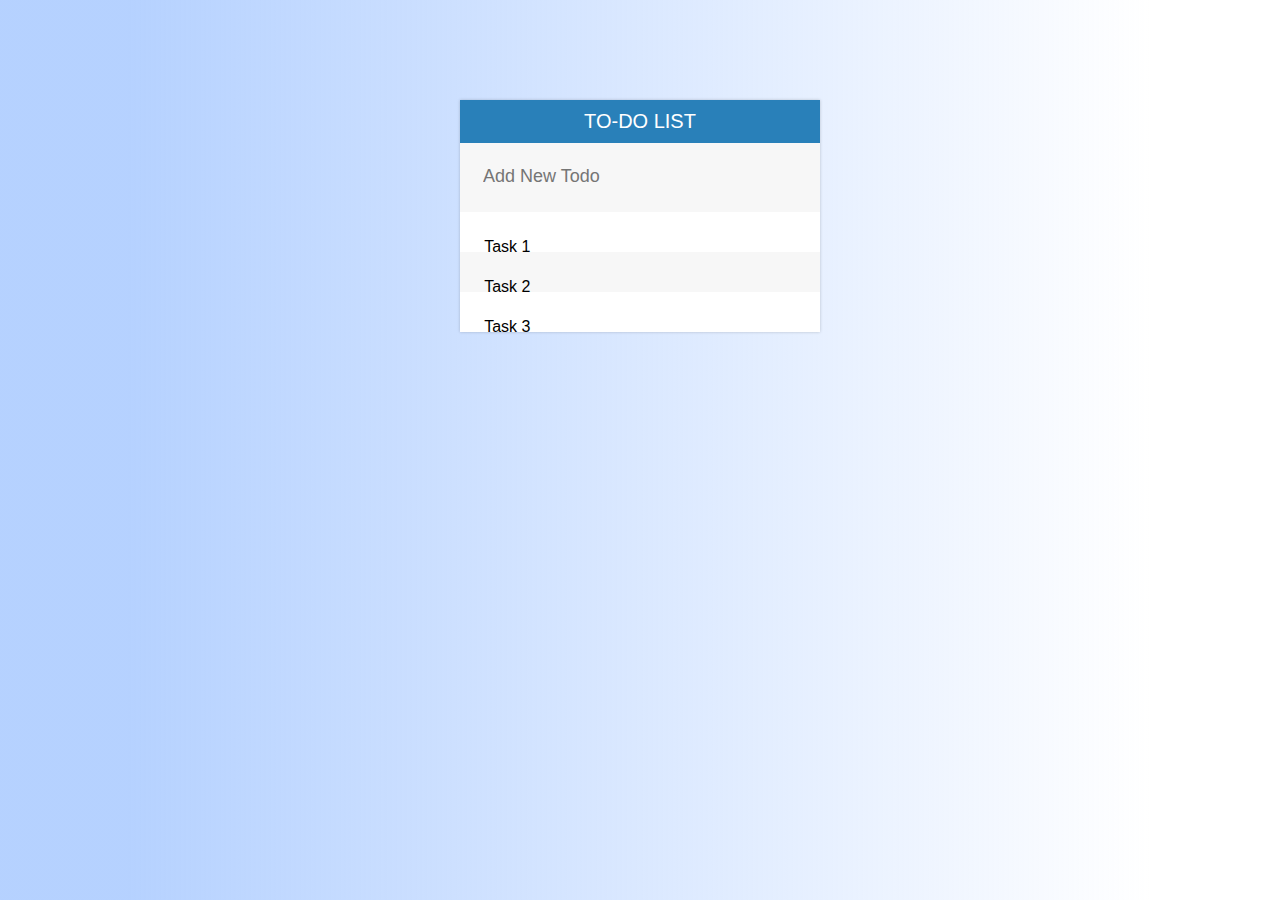
<file: Advanced Todo List/advanced todo list.html>
<!DOCTYPE html>
<html>
<head>
	<title>Advanced ToDo List</title>
	<link rel="stylesheet" type="text/css" href="advanced todo list.css">
	<link rel="stylesheet" href="https://use.fontawesome.com/releases/v5.0.12/css/all.css" integrity="sha384-G0fIWCsCzJIMAVNQPfjH08cyYaUtMwjJwqiRKxxE/rx96Uroj1BtIQ6MLJuheaO9" crossorigin="anonymous">
	<script src="https://code.jquery.com/jquery-3.3.1.min.js" integrity="sha256-FgpCb/KJQlLNfOu91ta32o/NMZxltwRo8QtmkMRdAu8=" crossorigin="anonymous"></script>
</head>
<body>

	<div id="container">
		<h1>To-Do List <i class="fas fa-plus"></i></h1>
		<input type="text" placeholder="Add New Todo">

		<ul>
			<li><span><i class="fas fa-minus-circle"></i></span> Task 1</li>
			<li><span><i class="fas fa-minus-circle"></i></span> Task 2</li>
			<li><span><i class="fas fa-minus-circle"></i></span> Task 3</li>
		</ul>
	</div>

	<script type="text/javascript" src="advanced todo list.js"></script>
</body>
</html>
</file>
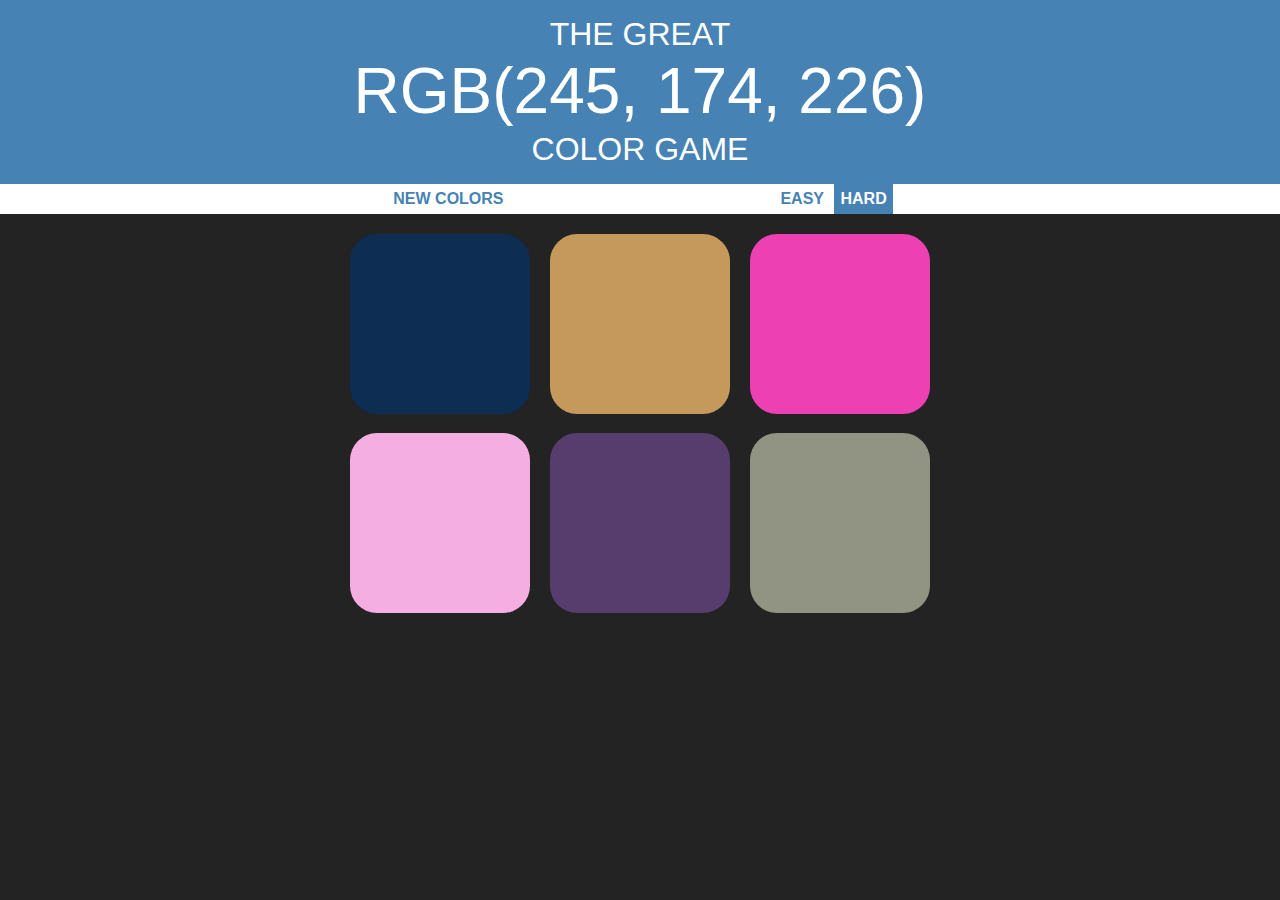
<file: Color Picker Game/rgb guessing game.html>
<!DOCTYPE html>
<html>
<head>
	<title>RGB Guessing Game</title>
	<link rel="stylesheet" type="text/css" href="rgb guessing game.css">
</head>
<body>
	<h1>The Great 
	<br>
	<span id="rightColor"></span>
	<br>
	Color Game
	</h1>

	<div id="stripe">
		<button id="resetButton">New Colors</button>
		<span id="msg"></span>
		<button id="easyBtn">Easy</button>
		<button id="hardBtn" class="selected">Hard</button>
	</div>

	<div id="container">
		<div class="square"> </div>
		<div class="square"> </div>
		<div class="square"> </div>
		<div class="square"> </div>
		<div class="square"> </div>
		<div class="square"> </div>
	</div>

	<script type="text/javascript" src="rgb guessing game.js"></script>
</body>
</html>
</file>
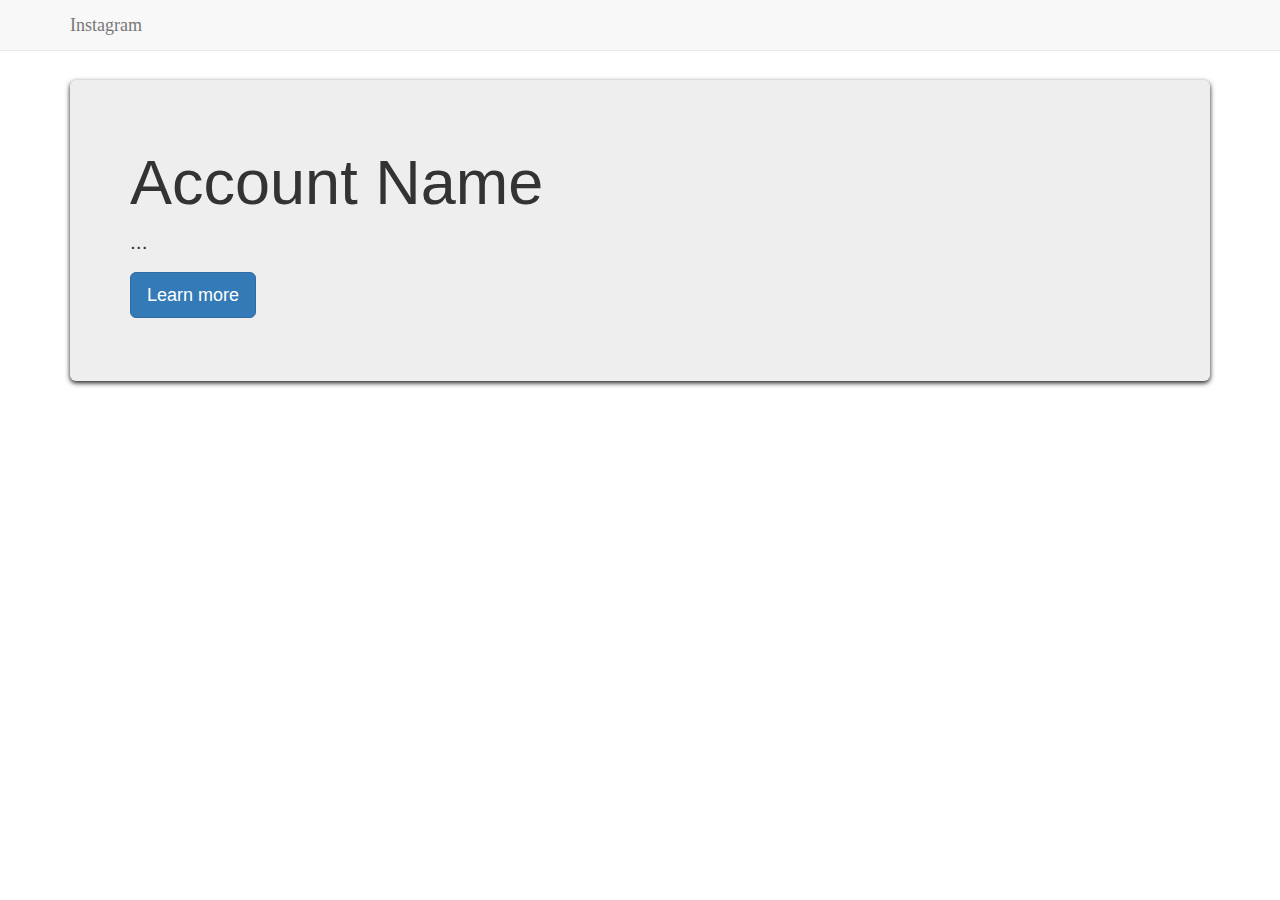
<file: Instagram Nightmode/homePage.html>
<!DOCTYPE html>
<html>
<head>
	<title>Instagram Night Mode</title>
	<link rel="stylesheet" type="text/css" href="nightmode.css">
	<link rel="stylesheet" href="https://maxcdn.bootstrapcdn.com/bootstrap/3.3.7/css/bootstrap.min.css" integrity="sha384-BVYiiSIFeK1dGmJRAkycuHAHRg32OmUcww7on3RYdg4Va+PmSTsz/K68vbdEjh4u" crossorigin="anonymous">
	<script src="https://maxcdn.bootstrapcdn.com/bootstrap/3.3.7/js/bootstrap.min.js" integrity="sha384-Tc5IQib027qvyjSMfHjOMaLkfuWVxZxUPnCJA7l2mCWNIpG9mGCD8wGNIcPD7Txa" crossorigin="anonymous"></script>
</head>
<body>
	<nav class="navbar navbar-default navbar-fixed-top">
	  <div class="container">
	    <!-- Brand and toggle get grouped for better mobile display -->
	    <div class="navbar-header">
	      <button type="button" class="navbar-toggle collapsed" data-toggle="collapse" data-target="#bs-example-navbar-collapse-1" aria-expanded="false">
	        <span class="sr-only">Toggle navigation</span>
	        <span class="icon-bar"></span>
	        <span class="icon-bar"></span>
	        <span class="icon-bar"></span>
	      </button>
	      <a class="navbar-brand" href="#">Instagram</a>
	    </div>
	  </div>
	</nav>
	<div class="container">
		<div class="jumbotron">
			<h1>Account Name</h1>
			<p>...</p>
			<p><a class="btn btn-primary btn-lg" href="#" role="button">Learn more</a></p>
		</div>
	</div>
</body>
</html>
</file>
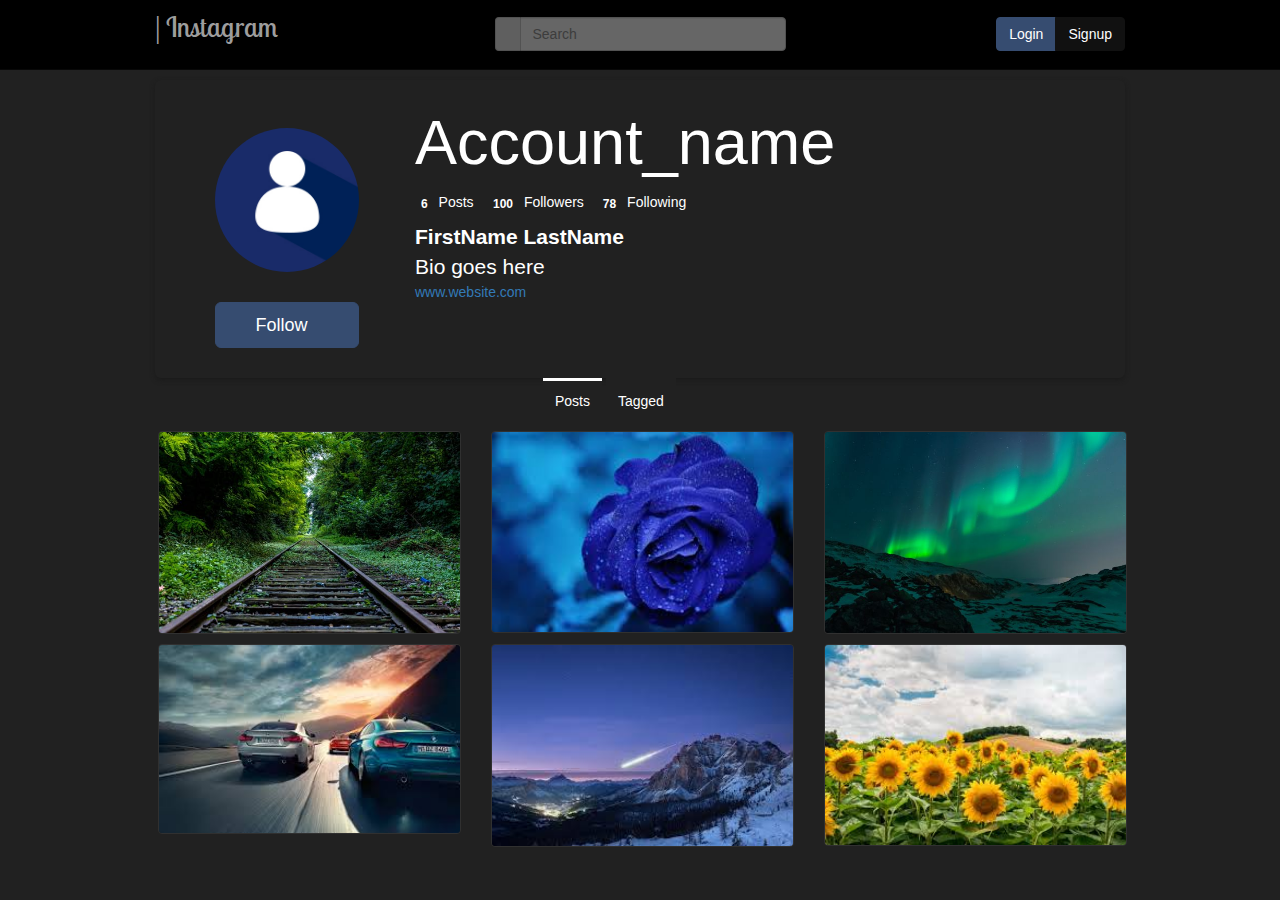
<file: Instagram Nightmode/Instagram Night Mode.html>
<!DOCTYPE html>
<html>
<head>
	<title>Instagram Night Mode</title>
	<link rel="stylesheet" type="text/css" href="bootstrap.css">
	<link rel="stylesheet" type="text/css" href="nightmode.css">
	<link rel="stylesheet" href="https://use.fontawesome.com/releases/v5.2.0/css/all.css" integrity="sha384-hWVjflwFxL6sNzntih27bfxkr27PmbbK/iSvJ+a4+0owXq79v+lsFkW54bOGbiDQ" crossorigin="anonymous">
	<link href="https://fonts.googleapis.com/css?family=Lobster+Two" rel="stylesheet">
</head>
<body>
	<nav class="navbar navbar-inverse navbar-fixed-top">
	  <div class="container">
	    <!-- Brand and toggle get grouped for better mobile display -->
	    <div class="navbar-header">
	        <button type="button" class="navbar-toggle collapsed" data-toggle="collapse" data-target="#bs-example-navbar-collapse-1" aria-expanded="false">
		        <span class="sr-only">Toggle navigation</span>
		        <span class="icon-bar"></span>
		        <span class="icon-bar"></span>
		        <span class="icon-bar"></span>
	        </button>
	        <a class="navbar-brand" href="#"><i class="fab fa-instagram"></i>  |  Instagram</a>
	        <div class="input-group">
			  <span class="input-group-addon" id="sizing-addon2"><i class="fas fa-search"></i></span>
			  <input type="text" class="form-control" placeholder="Search" aria-describedby="sizing-addon2">
		    </div>
		    <div id="loginPanel" class="btn-group" role="group" aria-label="...">
			  <button id="btnLogin" type="button" class="btn btn-primary">Login</button>
			  <button id="btnSignup" type="button" class="btn btn-default">Signup</button>
			</div>
	    </div>
	  </div>
	</nav>
	<div class="container">
		<!-- Account Information -->
		<div class="jumbotron">
			<img src="profile.jpg" alt="..." class="img-circle">
			<div>
				<h1 id="accName">Account_name</h1>
				<ul class="nav nav-pills" role="tablist">
					<li role="presentation"><span class="badge">6</span> Posts</li>
					<li role="presentation"><span class="badge">100</span> Followers</li>
					<li role="presentation"><span class="badge">78</span> Following</li>
				</ul>
				<p id="name" class="accInfo">FirstName LastName</p>
				<p id="bio" class="accInfo">Bio goes here</p>
				<a id="website" href="#">www.website.com</a>
			</div>
			<div class="accountInfo">
				<button id="btnFollow" type="button" class="btn btn-primary btn-lg" role="button"><i class="fas fa-user-plus"></i> Follow</button>
			</div>
		</div>
		<div id="postsPanel">
			<button id="btnPosts" type="button" class="selected btn btn-default"><i class="fas fa-th"></i> Posts</button>
			<button id="btnTagged" type="button" class="unselected btn btn-default"><i class="fas fa-tags"></i> Tagged</button>
		</div>

		<!-- images -->
		<div class="row">
			<div class="col-lg-4 col-md-4 col-sm-6 col-xs-12">
					<img src="image1.jpg" class="img-thumbnail">
			</div>
			<div class="col-lg-4 col-md-4 col-sm-6 col-xs-12">
					<img src="image2.jpg" class="img-thumbnail">
			</div>
			<div class="col-lg-4 col-md-4 col-sm-6 col-xs-12">
					<img src="image3.jpg" class="img-thumbnail">
			</div>
			<div class="col-lg-4 col-md-4 col-sm-6 col-xs-12">
					<img src="image4.jpg" class="img-thumbnail">
			</div>
			<div class="col-lg-4 col-md-4 col-sm-6 col-xs-12">
					<img src="image5.jpg" class="img-thumbnail">
			</div>
			<div class="col-lg-4 col-md-4 col-sm-6 col-xs-12">
					<img src="image6.jpg" class="img-thumbnail">
			</div>
		</div>
	</div>

	<script src="https://code.jquery.com/jquery-2.1.4.js"></script>
	<script src="https://maxcdn.bootstrapcdn.com/bootstrap/3.3.5/js/bootstrap.min.js"></script>
	<script type="text/javascript" src="nightmode.js"></script>
</body>
</html>
</file>
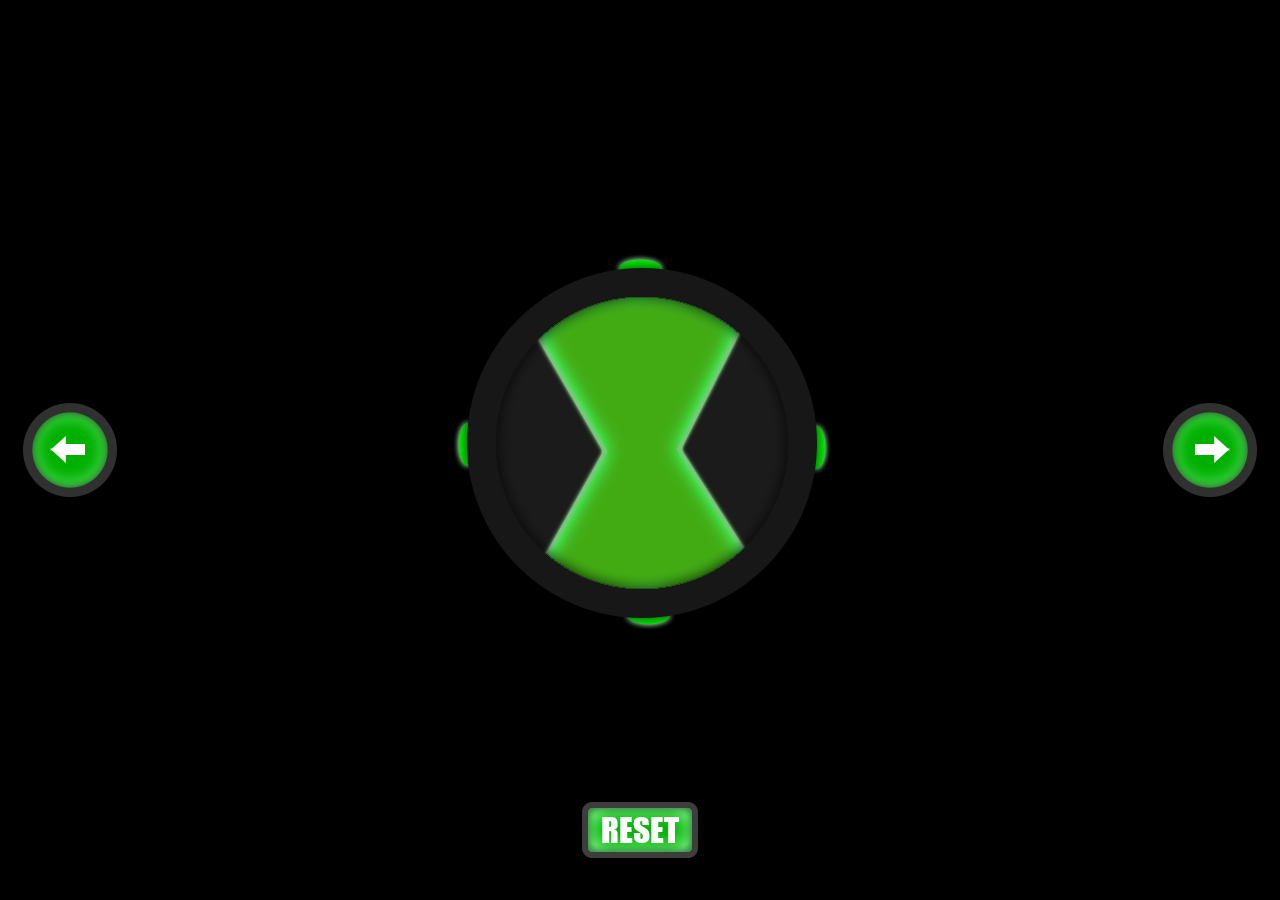
<file: Omnitrix JS/menu animation.html>
<!DOCTYPE html>
<html>
<head>
	<title>Omnitrix</title>
	<link rel="stylesheet" type="text/css" href="menu animation.css">
</head>
<body>
	<div id="block">
		<div id="layer1">
			<img id="bars" src="omnitrix index.png">
		</div>
		<div id="layer2">
			<img id="exit" src="omnitrix select.png">
		</div>
	</div>

	<div id="btnRight">
		<img id="right" src="right.png">
	</div>

	<div id="btnLeft">
		<img id="left" src="left.png">
	</div>

	<div id="reset">
		<img id="resetImg" src="reset.png">
	</div>

	<div>
		<img id="alien" src="blank.png">
	</div>

	<script type="text/javascript" src="menu.js"></script>
</body>
</html>
</file>
<file: Advanced Todo List/advanced todo list.css>
#container {
	box-shadow:0 0 3px rgba(0,0,0, 0.2);
	width: 360px;
	margin: 100px auto;
	background: #f7f7f7;
}

h1 {
	background: #2980b9;
	text-align: center;
	color: white;
	padding: 10px 20px;
	text-transform: uppercase;
	font-weight: normal;
	font-size: 20px;
}

body {
	font-family: "Arial";
	height: 100%;
	background: linear-gradient(90deg, rgba(163, 198, 255, 0.8) 10%, rgba(255,0,0,0) 90%);
}

span {
	background: #e74c3c;
	height: 40px;
	margin-right: 20px;
	text-align: center;
	color: white;
	width: 0px;
	display: inline-block;
	transition: 0.2s linear;
	opacity: 0;
}

li:hover span{
	width: 40px;
	opacity: 1.0;
}

.fa-plus{
	float: right;
}

ul {
	list-style: none;
	padding-left: 0;
	padding-top: 0;
}

li {
	background: white;
	height: 40px;
	line-height: 40px;
}

li:nth-child(2n) {
	background: #f7f7f7;
}

input{
	font-size: 18px;
	background-color: #f7f7f7;
	width: 100%;
	box-sizing: border-box;
	padding: 0px 0px 0px 20px;
	color: #2980b9;
	height: 40px;
/*	line-height: 40px;*/
	border: 3px solid rgba(0,0,0,0);
}

input:focus {
	background: white;
	border: 3px solid #f7f7f7;
	outline: none;
}
</file>
<file: Color Picker Game/rgb guessing game.css>
body {
	background-color: #232323;
	margin: 0;
	font-family: "Arial";
}

.square {
	width:30%;
	background: green;
	padding-bottom:30%;
	float: left;
	margin: 1.66%;
	border-radius: 15%;
	transition: background 0.5s;
	-webkit-transition: background 0.5s;
	-moz-transition: background 0.5s;
}

#container {
	margin: 10px auto;
	max-width: 600px;
}

#rightColor {
	font-size: 200%;
}

h1 {
	color: white;
	line-height: 1.2;
	text-align: center;
	background: steelblue;
	margin: 0;
	font-weight: normal;
	text-transform: uppercase;
	padding: 15px 0;
}

#stripe {
	background: white;
	height: 30px;
	text-align: center;
}

.selected {
	color:white;
	background: steelblue;
}

button {
	border: none;
	background: none;
	text-transform: uppercase;
	height: 100%;
	font-weight: bold;
	color: steelblue;
	font-size: inherit;
	transition: all 0.3s;
	-webkit-transition: all 0.3s;
	-moz-transition: all 0.3s;
	outline: none;
}

#msg {
	display: inline-block;
	width: 20%;
	border: none;
	background: none;
	text-transform: uppercase;
	color:steelblue;
	font-weight: bold;
}

button:hover {
	color: white;
	background: steelblue;
}
</file>
<file: Instagram Nightmode/nightmode.css>
body {
	height: 100%;
	background-color: rgb(33, 33, 33);
}

.container {
	padding-right: 100px;
	padding-left: 100px;
}

.jumbotron{
	margin-top: 80px;
	color: white;
	background-color: transparent;
	box-shadow:0px 2px 5px rgb(26,26,26);  
	padding-bottom: 30px;
	margin-bottom: 0;
	border-radius: 0;
}

.navbar-inverse {
	background: black;
	min-height: 70px;
	max-height: 70px;
	padding-top: 2px;
}

.fa-instagram {
	min-width: 30px;
}

.navbar-brand {
	font-size: 2em;
	font-family: 'Lobster Two', cursive;
}

.input-group {
	margin-left: 35%;
	margin-right: 35%;
	margin-top: 1.5%;
	opacity: 0.4;
}

#loginPanel {
	display: inline;
	float: right;
	margin-top: -3.5%;
}

img {
	width: 144px;
	height: 144px;
	float: left;
}

.accountInfo {
	margin-left: 0px;
	margin-top: 0px;
	margin-bottom: 0px;
	padding-bottom: -15px;
}

#accName {
	margin-left: 200px;
	margin-top: -20px;
	margin-bottom: 15px;
}

#bio {
	margin-left: 200px;
	margin-bottom: 0;
	font-weight: lighter;
}

#name {
	margin-left: 200px;
	margin-bottom: 0;
	font-weight: bold;
}

#website {
	margin-left: 200px;
}

#btnFollow {
	width: 144px;
	padding-left: 5px;
	background-color: #364c70;
	border-color: #364c70;
}

#btnLogin {
	background-color: #364c70;
	border-color: #364c70;
}

#btnSignup {
	background-color: #111111;
	border-color: #111111;
	color: white;
}

.panel-body {
	background-color: rgb(33, 33, 33);
	border-color: rgb(33, 33, 33);
	color: white;
	border: 2px solid black;
}

#postsPanel {
	margin-left: 40%;
	margin-right: 40%;
}

#btnPosts {
	background-color: rgb(33, 33, 33);
	color: white;
	line-height: 2;
	border-right: none;
	border-left: none;
	border-bottom: none;
	border-radius: 0;
}

#btnTagged {
	background-color: rgb(33, 33, 33);
	color: white;
	line-height: 2;
	border-right: none;
	border-left: none;
	border-bottom: none;
	border-radius: 0;
}

.selected {
	border-top-width: 3px;
	border-top-color: white;
	border-radius: 0;
}

.unselected {
	border-top-width: 3px;
	border-top-color: rgb(33, 33, 33);
	border-radius: 0;
}

.follow {
	content: " Follow";
}

.unfollow {
	content: " Unfollow";
}

.img-thumbnail {
	width: 100%;
	height: auto;
	background: #303030;
	border-color: #303030;
	margin-top: 10px;
	margin-right: 2.5px;
	margin-left: 2.5px;
	padding: 0 0;
}

li {
	min-width: 60px;
	margin-left: 55px;
	margin-right: 10px;
}

.nav-pills {
	height: 30px;
}

.badge {
	background: transparent;
}
</file>
<file: Omnitrix JS/menu animation.css>
#bars {
	opacity: 1;
}

#exit {
	opacity: 0;
}

#layer1 {
	z-index: 1;
	position: absolute;
}

#layer2 {
	z-index: 0;
	position: absolute;
}

#block {
	width: 400px;
	height: 400px;
	position: fixed;
	left: 50%;
	top: 50%;
	margin-top: -200px;
	margin-left: -200px;
}

#btnRight {
	position: fixed;
	top: 50%;
	left: 100%;
	margin-top: -50px;
	margin-left: -120px;
}

#btnLeft {
	position: fixed;
	top: 50%;
	right: 100%;
	margin-top: -50px;
	margin-right: -120px;
}

body {
	background-color: black;
}

#reset {
	position: fixed;
	top: 100%;
	left: 50%;
	height: 60px;
	width: 120px;
	margin-top: -100px;
	margin-left: -60px;
}

#alien {
	width: 400px;
	height: 400px;
	position: fixed;
	left: 50%;
	top: 50%;
	margin-top: -200px;
	margin-left: -200px;
	opacity: 0;
}

#right:hover {
	content: url("rightHover.png");
}

#left:hover {
	content: url("leftHover.png");
}

#resetImg:hover {
	content: url("resetHover.png");
}
</file>
